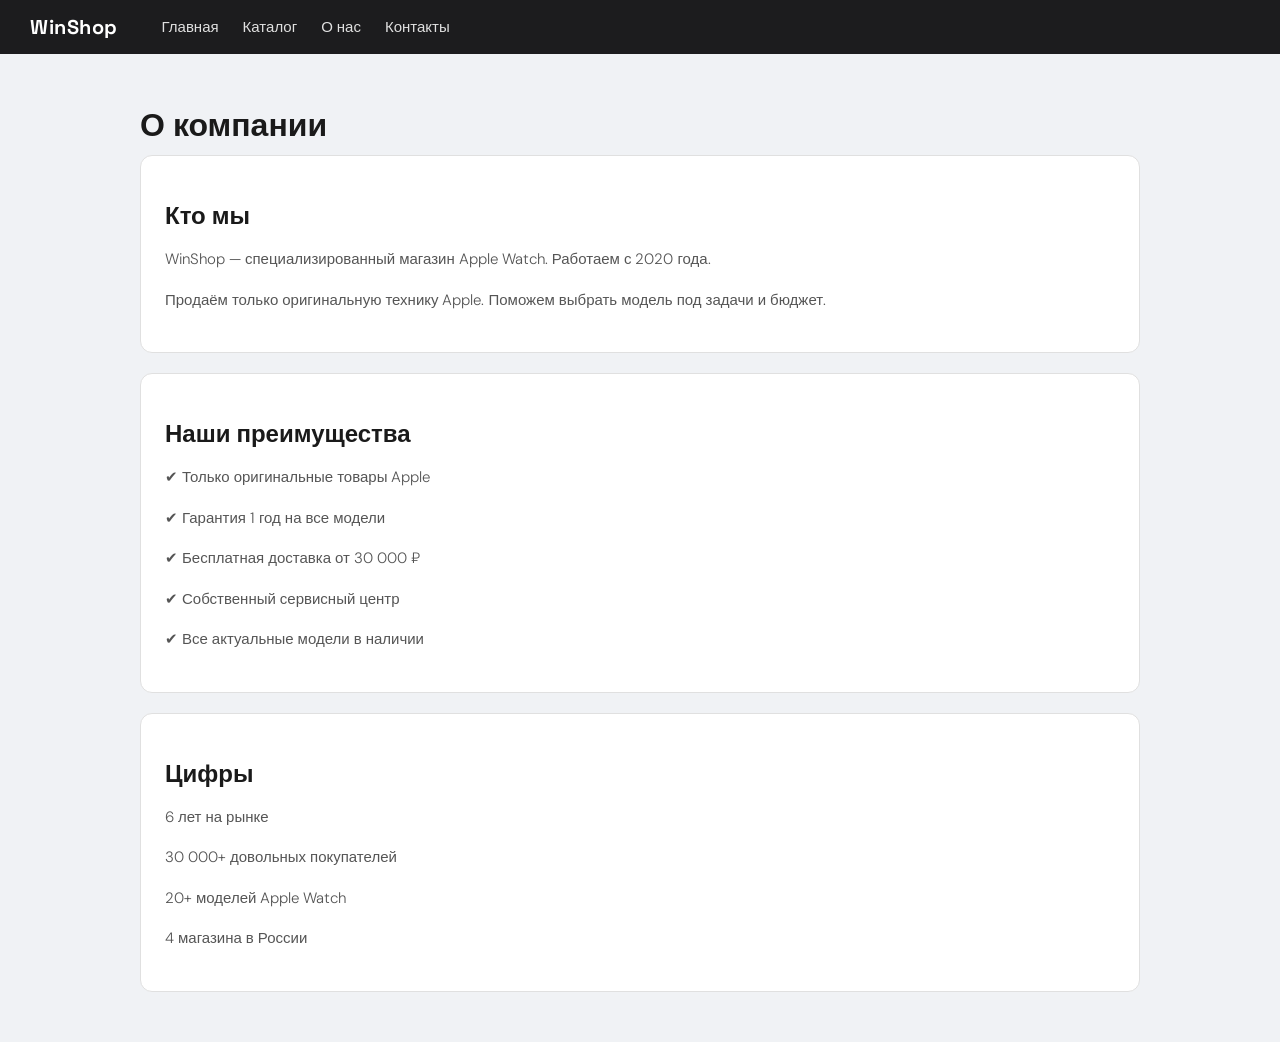
<file: about.html>
<!DOCTYPE html>
<html lang="ru">
<head>
    <meta charset="UTF-8">
    <meta name="viewport" content="width=device-width, initial-scale=1.0">
    <title>WinShop — О нас</title>
    <link rel="preconnect" href="https://fonts.googleapis.com">
    <link rel="preconnect" href="https://fonts.gstatic.com" crossorigin>
    <link rel="stylesheet" href="style.css">
</head>
<body>

<nav>
    <span class="logo">WinShop</span>
    <a href="index.html">Главная</a>
    <a href="catalog.html">Каталог</a>
    <a href="about.html">О нас</a>
    <a href="contacts.html">Контакты</a>
</nav>

<div class="container">
    <h1>О компании</h1>

    <div class="info-block">
        <h2>Кто мы</h2>
        <p>WinShop — специализированный магазин Apple Watch. Работаем с 2020 года.</p>
        <p>Продаём только оригинальную технику Apple. Поможем выбрать модель под задачи и бюджет.</p>
    </div>

    <div class="info-block">
        <h2>Наши преимущества</h2>
        <p>✔ Только оригинальные товары Apple</p>
        <p>✔ Гарантия 1 год на все модели</p>
        <p>✔ Бесплатная доставка от 30 000 ₽</p>
        <p>✔ Собственный сервисный центр</p>
        <p>✔ Все актуальные модели в наличии</p>
    </div>

    <div class="info-block">
        <h2>Цифры</h2>
        <p>6 лет на рынке</p>
        <p>30 000+ довольных покупателей</p>
        <p>20+ моделей Apple Watch</p>
        <p>4 магазина в России</p>
    </div>
</div>
</body>
</html>
</file>
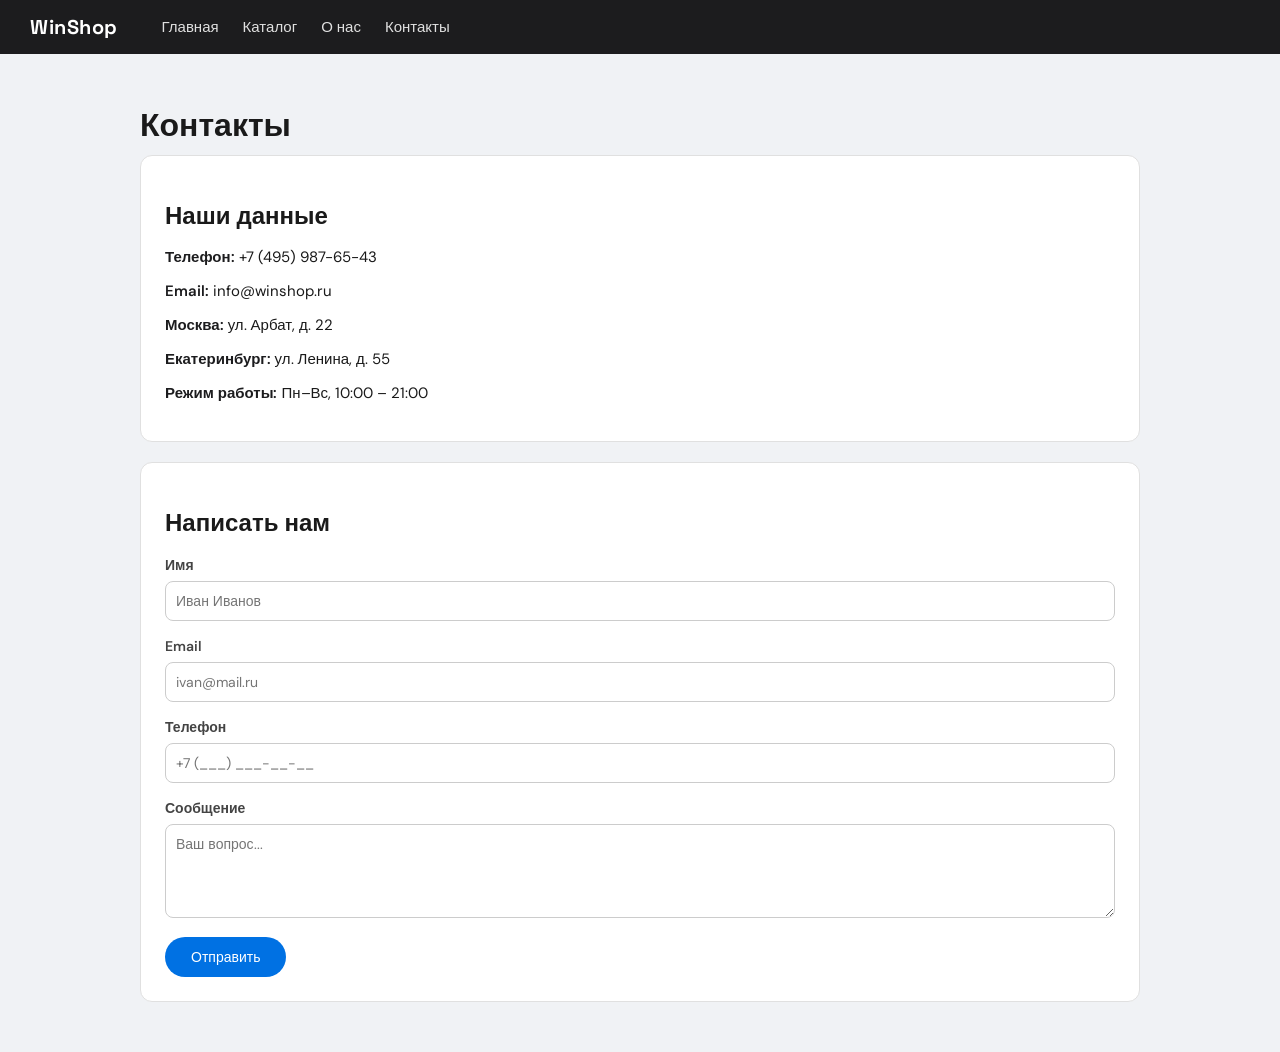
<file: contacts.html>
<!DOCTYPE html>
<html lang="ru">
<head>
    <meta charset="UTF-8">
    <meta name="viewport" content="width=device-width, initial-scale=1.0">
    <title>WinShop — Контакты</title>
    <link rel="preconnect" href="https://fonts.googleapis.com">
    <link rel="preconnect" href="https://fonts.gstatic.com" crossorigin>
    <link rel="stylesheet" href="style.css">
</head>
<body>

<nav>
    <span class="logo">WinShop</span>
    <a href="index.html">Главная</a>
    <a href="catalog.html">Каталог</a>
    <a href="about.html">О нас</a>
    <a href="contacts.html">Контакты</a>
</nav>

<div class="container">
    <h1>Контакты</h1>

    <div class="info-block">
        <h2>Наши данные</h2>
        <div class="contact-item"><span>Телефон:</span> +7 (495) 987-65-43</div>
        <div class="contact-item"><span>Email:</span> info@winshop.ru</div>
        <div class="contact-item"><span>Москва:</span> ул. Арбат, д. 22</div>
        <div class="contact-item"><span>Екатеринбург:</span> ул. Ленина, д. 55</div>
        <div class="contact-item"><span>Режим работы:</span> Пн–Вс, 10:00 – 21:00</div>
    </div>

    <div class="info-block">
        <h2>Написать нам</h2>

        <label for="name">Имя</label>
        <input type="text" id="name" placeholder="Иван Иванов">

        <label for="email">Email</label>
        <input type="email" id="email" placeholder="ivan@mail.ru">

        <label for="phone">Телефон</label>
        <input type="tel" id="phone" placeholder="+7 (___) ___-__-__">

        <label for="message">Сообщение</label>
        <textarea id="message" rows="4" placeholder="Ваш вопрос..."></textarea>

        <button>Отправить</button>
    </div>
</div>
</body>
</html>
</file>
<file: style.css>
@import url('https://fonts.googleapis.com/css2?family=DM+Sans:ital,opsz,wght@0,9..40,300;0,9..40,400;0,9..40,500;0,9..40,600;1,9..40,400&family=Space+Grotesk:wght@600;700&display=swap');

body {
    font-family: 'DM Sans', sans-serif;
    margin: 0;
    padding: 0;
    background-color: #f0f2f5;
    color: #1a1a1a;
}

nav {
    background-color: #1c1c1e;
    padding: 14px 30px;
    display: flex;
    gap: 24px;
    align-items: center;
}

nav a {
    color: #e0e0e0;
    text-decoration: none;
    font-size: 15px;
    font-weight: 400;
}

nav a:hover {
    color: #ffffff;
    text-decoration: underline;
}

nav .logo {
    font-family: 'Space Grotesk', sans-serif;
    font-weight: 700;
    font-size: 20px;
    margin-right: 20px;
    color: #ffffff;
    letter-spacing: 0.5px;
}

.container {
    max-width: 1000px;
    margin: 0 auto;
    padding: 30px 20px;
}

h1 {
    font-family: 'Space Grotesk', sans-serif;
    font-size: 32px;
    font-weight: 700;
    margin-bottom: 10px;
}

h2 {
    font-family: 'Space Grotesk', sans-serif;
    font-size: 24px;
    font-weight: 600;
    margin-bottom: 16px;
}

p {
    font-size: 15px;
    line-height: 1.7;
    color: #555;
    font-weight: 300;
}

.hero {
    background-color: #1c1c1e;
    color: white;
    padding: 60px 30px;
    text-align: center;
}

.hero h1 {
    color: white;
}

.hero p {
    color: #aaaaaa;
    font-size: 16px;
}

.btn {
    display: inline-block;
    background-color: #0071e3;
    color: white;
    padding: 12px 28px;
    text-decoration: none;
    font-size: 15px;
    font-weight: 500;
    margin-top: 20px;
    border-radius: 20px;
    font-family: 'DM Sans', sans-serif;
}

.btn:hover {
    background-color: #005bbf;
}

.cards {
    display: flex;
    gap: 20px;
    flex-wrap: wrap;
    margin-top: 20px;
}

.card {
    background-color: white;
    border: 1px solid #e0e0e0;
    border-radius: 12px;
    padding: 20px;
    width: 280px;
}

.card img {
    width: 100%;
    height: 160px;
    object-fit: cover;
    border-radius: 8px;
}

.card h3 {
    font-family: 'Space Grotesk', sans-serif;
    font-size: 15px;
    font-weight: 600;
    margin: 12px 0 6px;
}

.card p {
    font-size: 13px;
    color: #777;
    font-weight: 300;
}

.card .price {
    font-family: 'Space Grotesk', sans-serif;
    font-size: 20px;
    font-weight: 700;
    color: #0071e3;
    margin: 10px 0;
}

.card a {
    display: inline-block;
    background-color: #1c1c1e;
    color: white;
    padding: 8px 18px;
    text-decoration: none;
    font-size: 13px;
    font-weight: 500;
    border-radius: 16px;
    font-family: 'DM Sans', sans-serif;
}

.card a:hover {
    background-color: #3a3a3c;
}

.info-block {
    background-color: white;
    border: 1px solid #e0e0e0;
    border-radius: 12px;
    padding: 24px;
    margin-bottom: 20px;
}

.contact-item {
    margin-bottom: 14px;
    font-size: 15px;
}

.contact-item span {
    font-weight: 600;
    color: #1c1c1e;
}

input, textarea {
    width: 100%;
    padding: 10px;
    margin-top: 6px;
    margin-bottom: 14px;
    border: 1px solid #ccc;
    border-radius: 8px;
    font-size: 14px;
    font-family: 'DM Sans', sans-serif;
    font-weight: 400;
    box-sizing: border-box;
}

label {
    font-size: 14px;
    font-weight: 600;
    color: #444;
}

button {
    background-color: #0071e3;
    color: white;
    border: none;
    padding: 11px 26px;
    font-size: 14px;
    font-weight: 500;
    font-family: 'DM Sans', sans-serif;
    border-radius: 20px;
    cursor: pointer;
}

button:hover {
    background-color: #005bbf;
}

footer {
    background-color: #1c1c1e;
    color: #888;
    text-align: center;
    padding: 20px;
    font-size: 14px;
    font-weight: 300;
    margin-top: 40px;
}
</file>
